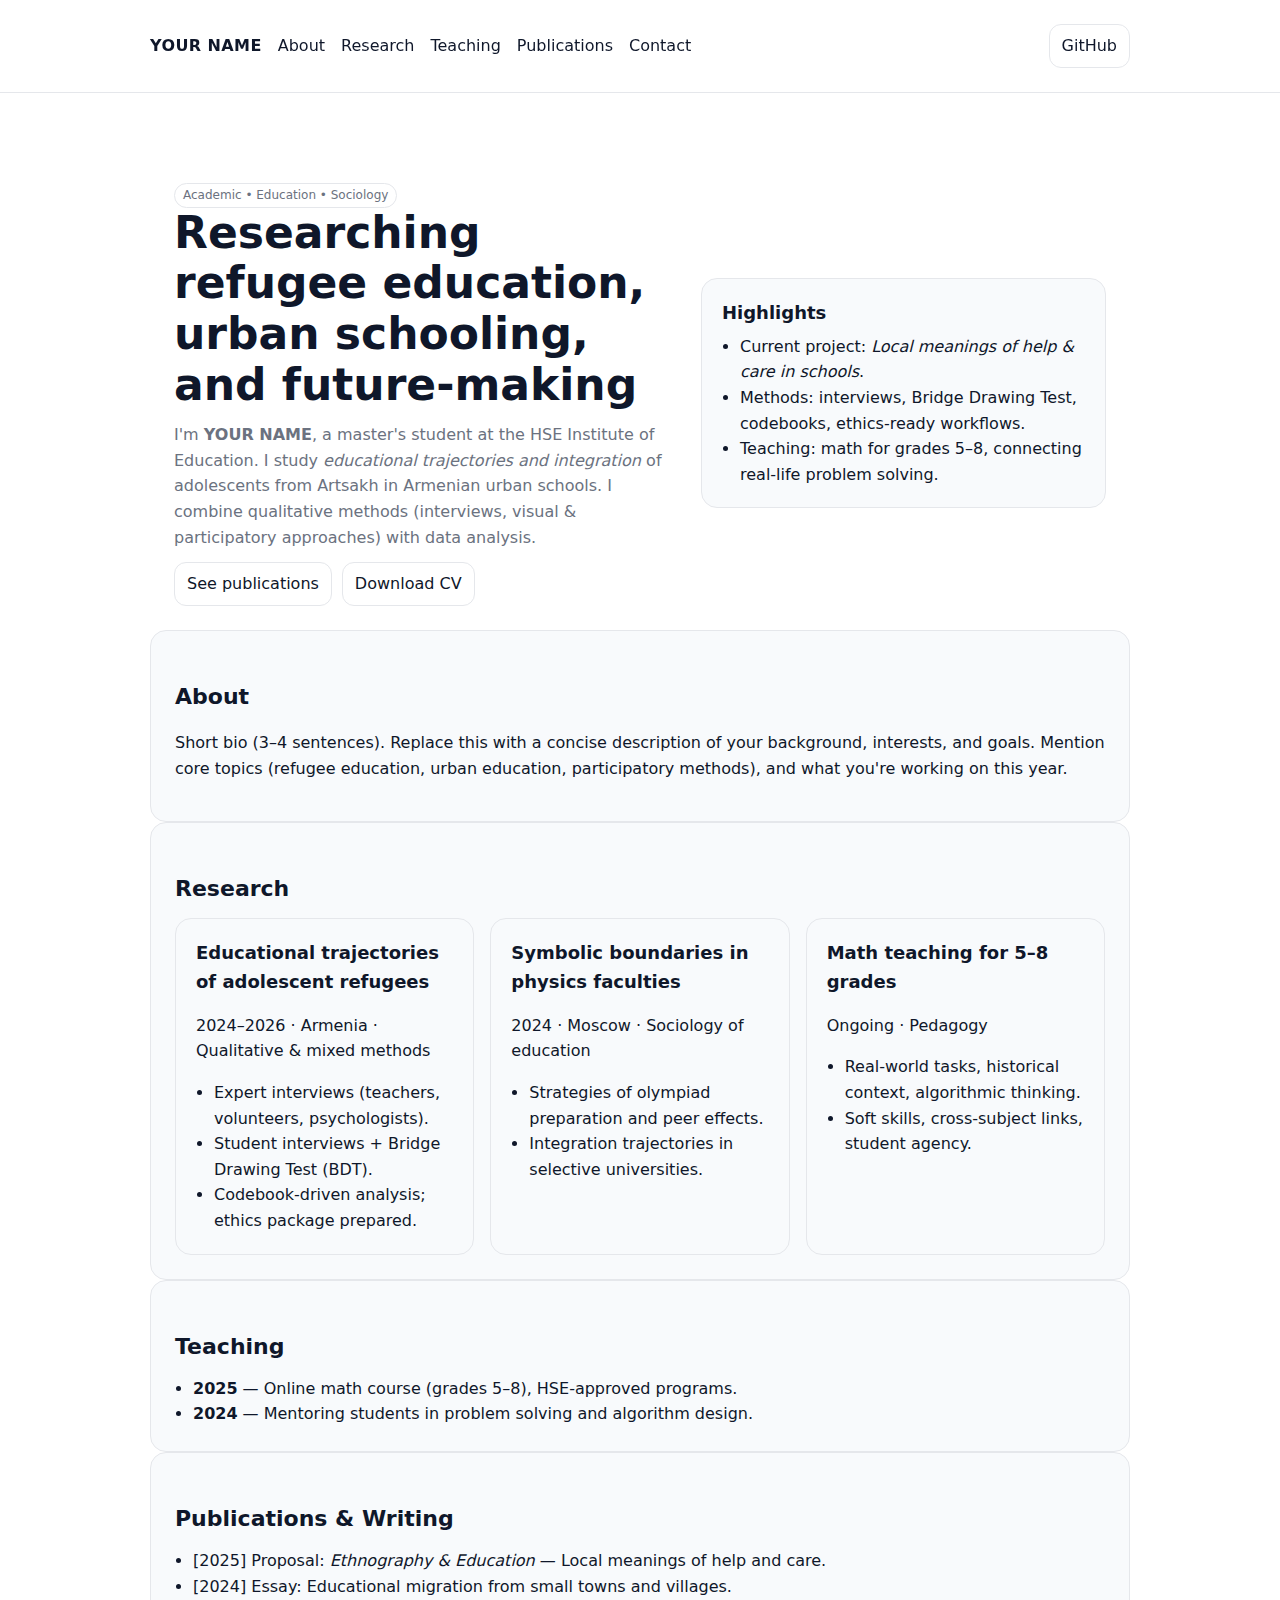
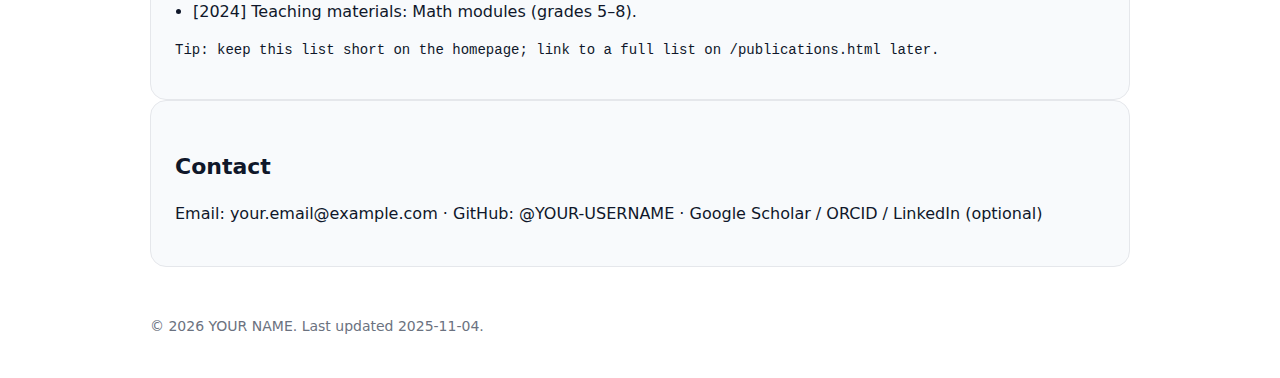
<file: index.html>
<!doctype html>
<html lang="en">
<head>
  <meta charset="utf-8" />
  <meta name="viewport" content="width=device-width, initial-scale=1" />
  <title>YOUR NAME — Personal Site</title>
  <meta name="description" content="Academic profile, research, teaching, and publications" />
  <meta property="og:title" content="YOUR NAME — Personal Site" />
  <meta property="og:description" content="Academic profile, research, teaching, and publications" />
  <meta property="og:type" content="website" />
  <meta property="og:image" content="/assets/og-image.png" />
  <meta name="color-scheme" content="light dark" />
  <link rel="icon" href="data:image/svg+xml,<svg xmlns='http://www.w3.org/2000/svg' viewBox='0 0 100 100'><text y='0.9em' font-size='90'>📚</text></svg>">
  <style>
    :root {
      --bg: #0b0c10;
      --text: #e5e7eb;
      --muted: #9ca3af;
      --accent: #7c3aed;
      --card: #111317;
      --border: #1f2937;
    }
    @media (prefers-color-scheme: light) {
      :root { --bg:#ffffff; --text:#0f172a; --muted:#6b7280; --accent:#6d28d9; --card:#f8fafc; --border:#e5e7eb; }
    }
    html, body { height: 100%; }
    body { margin: 0; font: 16px/1.6 system-ui, -apple-system, Segoe UI, Roboto, Inter, "Noto Sans", "Helvetica Neue", Arial, "Apple Color Emoji", "Segoe UI Emoji"; background: var(--bg); color: var(--text); }
    .container { max-width: 980px; margin: 0 auto; padding: 24px; }
    header { position: sticky; top: 0; backdrop-filter: blur(8px); background: color-mix(in oklab, var(--bg) 80%, transparent); border-bottom: 1px solid var(--border); }
    nav { display: flex; align-items: center; gap: 16px; padding: 12px 24px; }
    .brand { font-weight: 700; letter-spacing: 0.4px; }
    .spacer { flex: 1; }
    a { color: var(--text); text-decoration: none; }
    a:hover { color: var(--accent); }
    .btn { border: 1px solid var(--border); padding: 8px 12px; border-radius: 12px; }
    .hero { padding: 64px 24px 24px; display: grid; grid-template-columns: 1.1fr 0.9fr; gap: 32px; align-items: center; }
    .hero h1 { font-size: clamp(28px, 4vw, 44px); line-height: 1.15; margin: 0 0 12px; }
    .hero p { color: var(--muted); margin: 0 0 12px; }
    .tag { display: inline-block; font-size: 12px; padding: 2px 8px; border: 1px solid var(--border); border-radius: 999px; color: var(--muted); }
    .card { background: var(--card); border: 1px solid var(--border); border-radius: 16px; padding: 20px; }
    .grid { display: grid; grid-template-columns: repeat(3, 1fr); gap: 16px; }
    h2 { font-size: 22px; margin: 24px 0 12px; }
    h3 { font-size: 18px; margin: 0 0 6px; }
    ul { margin: 0; padding-left: 18px; }
    footer { margin: 48px 0 16px; color: var(--muted); font-size: 14px; }
    .section { padding: 24px; border: 1px solid var(--border); border-radius: 16px; background: var(--card); }
    .inline { display: inline-flex; align-items: center; gap: 10px; flex-wrap: wrap; }
    .mono { font-family: ui-monospace, SFMono-Regular, Menlo, Monaco, Consolas, "Liberation Mono", "Courier New", monospace; font-size: 14px; }
    @media (max-width: 900px) { .hero { grid-template-columns: 1fr; } .grid { grid-template-columns: 1fr; } nav { flex-wrap: wrap; } }
  </style>
</head>
<body>
  <header>
    <nav class="container">
      <a class="brand" href="#">YOUR NAME</a>
      <a href="#about">About</a>
      <a href="#research">Research</a>
      <a href="#teaching">Teaching</a>
      <a href="#publications">Publications</a>
      <a href="#contact" class="spacer">Contact</a>
      <a class="btn" href="https://github.com/YOUR-USERNAME" target="_blank" rel="noopener">GitHub</a>
    </nav>
  </header>

  <main class="container">
    <section class="hero">
      <div>
        <span class="tag">Academic • Education • Sociology</span>
        <h1>Researching refugee education, urban schooling, and future-making</h1>
        <p>I'm <strong>YOUR NAME</strong>, a master's student at the HSE Institute of Education. I study <em>educational trajectories and integration</em> of adolescents from Artsakh in Armenian urban schools. I combine qualitative methods (interviews, visual & participatory approaches) with data analysis.</p>
        <div class="inline">
          <a class="btn" href="#publications">See publications</a>
          <a class="btn" href="/cv.pdf">Download CV</a>
        </div>
      </div>
      <div class="card">
        <h3>Highlights</h3>
        <ul>
          <li>Current project: <em>Local meanings of help & care in schools</em>.</li>
          <li>Methods: interviews, Bridge Drawing Test, codebooks, ethics-ready workflows.</li>
          <li>Teaching: math for grades 5–8, connecting real-life problem solving.</li>
        </ul>
      </div>
    </section>

    <section id="about" class="section">
      <h2>About</h2>
      <p>Short bio (3–4 sentences). Replace this with a concise description of your background, interests, and goals. Mention core topics (refugee education, urban education, participatory methods), and what you're working on this year.</p>
    </section>

    <section id="research" class="section">
      <h2>Research</h2>
      <div class="grid">
        <article class="card">
          <h3>Educational trajectories of adolescent refugees</h3>
          <p class="muted">2024–2026 · Armenia · Qualitative & mixed methods</p>
          <ul>
            <li>Expert interviews (teachers, volunteers, psychologists).</li>
            <li>Student interviews + Bridge Drawing Test (BDT).</li>
            <li>Codebook-driven analysis; ethics package prepared.</li>
          </ul>
        </article>
        <article class="card">
          <h3>Symbolic boundaries in physics faculties</h3>
          <p class="muted">2024 · Moscow · Sociology of education</p>
          <ul>
            <li>Strategies of olympiad preparation and peer effects.</li>
            <li>Integration trajectories in selective universities.</li>
          </ul>
        </article>
        <article class="card">
          <h3>Math teaching for 5–8 grades</h3>
          <p class="muted">Ongoing · Pedagogy</p>
          <ul>
            <li>Real-world tasks, historical context, algorithmic thinking.</li>
            <li>Soft skills, cross-subject links, student agency.</li>
          </ul>
        </article>
      </div>
    </section>

    <section id="teaching" class="section">
      <h2>Teaching</h2>
      <ul>
        <li><strong>2025</strong> — Online math course (grades 5–8), HSE-approved programs.</li>
        <li><strong>2024</strong> — Mentoring students in problem solving and algorithm design.</li>
      </ul>
    </section>

    <section id="publications" class="section">
      <h2>Publications & Writing</h2>
      <ul>
        <li>[2025] Proposal: <em>Ethnography & Education</em> — Local meanings of help and care.</li>
        <li>[2024] Essay: Educational migration from small towns and villages.</li>
        <li>[2024] Teaching materials: Math modules (grades 5–8).</li>
      </ul>
      <p class="mono">Tip: keep this list short on the homepage; link to a full list on /publications.html later.</p>
    </section>

    <section id="contact" class="section">
      <h2>Contact</h2>
      <p>Email: <a href="mailto:your.email@example.com">your.email@example.com</a> · 
         GitHub: <a href="https://github.com/YOUR-USERNAME" target="_blank" rel="noopener">@YOUR-USERNAME</a> · 
         Google Scholar / ORCID / LinkedIn (optional)</p>
    </section>

    <footer>
      <p>© <span id="year"></span> YOUR NAME. Last updated <time id="updated">2025‑11‑04</time>.</p>
    </footer>
  </main>

  <script>
    document.getElementById('year').textContent = new Date().getFullYear();
  </script>
</body>
</html>
</file>
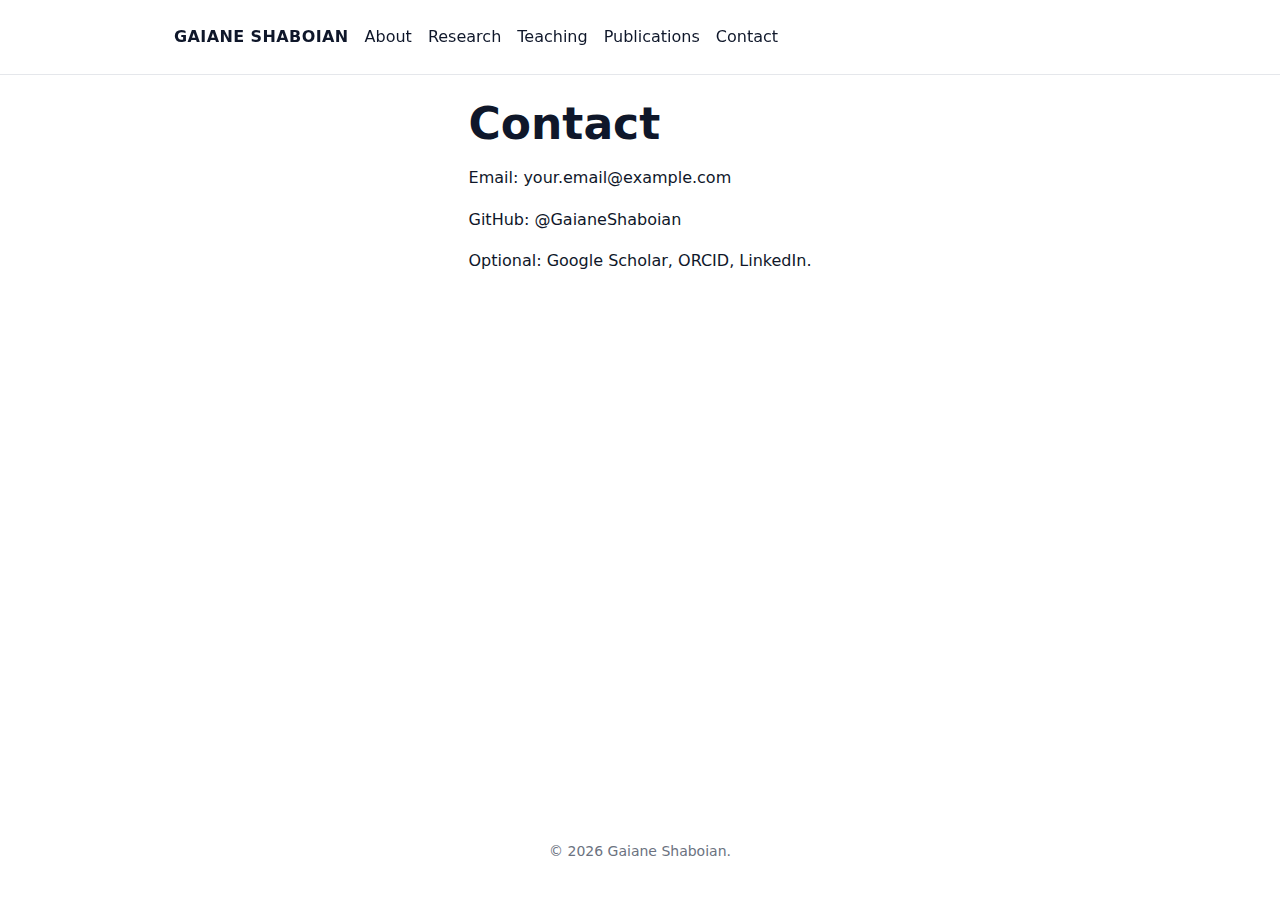
<file: contact.html>
<!doctype html><html lang="en"><head>
<meta charset="utf-8"><meta name="viewport" content="width=device-width,initial-scale=1">
<title>Contact — Gaiane Shaboian</title>
<link rel="stylesheet" href="/assets/style.css">
</head><body>
<header><nav class="container"><a class="brand" href="/index.html">GAIANE SHABOIAN</a><a href="/about.html">About</a><a href="/research.html">Research</a><a href="/teaching.html">Teaching</a><a href="/publications.html">Publications</a><a href="/contact.html" class="spacer">Contact</a><!--<a class="btn" href="https://github.com/GaianeShaboian" target="_blank" rel="noopener">GitHub</a>--></nav></header>
<main class="container">
  <h1>Contact</h1>
  <p>Email: <a href="mailto:your.email@example.com">your.email@example.com</a></p>
  <p>GitHub: <a href="https://github.com/GaianeShaboian" target="_blank" rel="noopener">@GaianeShaboian</a></p>
  <p>Optional: Google Scholar, ORCID, LinkedIn.</p>
</main>
<footer class="container"><p>© <span id="year"></span> Gaiane Shaboian.</p></footer>
<script>document.getElementById('year').textContent=new Date().getFullYear()</script>
</body></html>
</file>
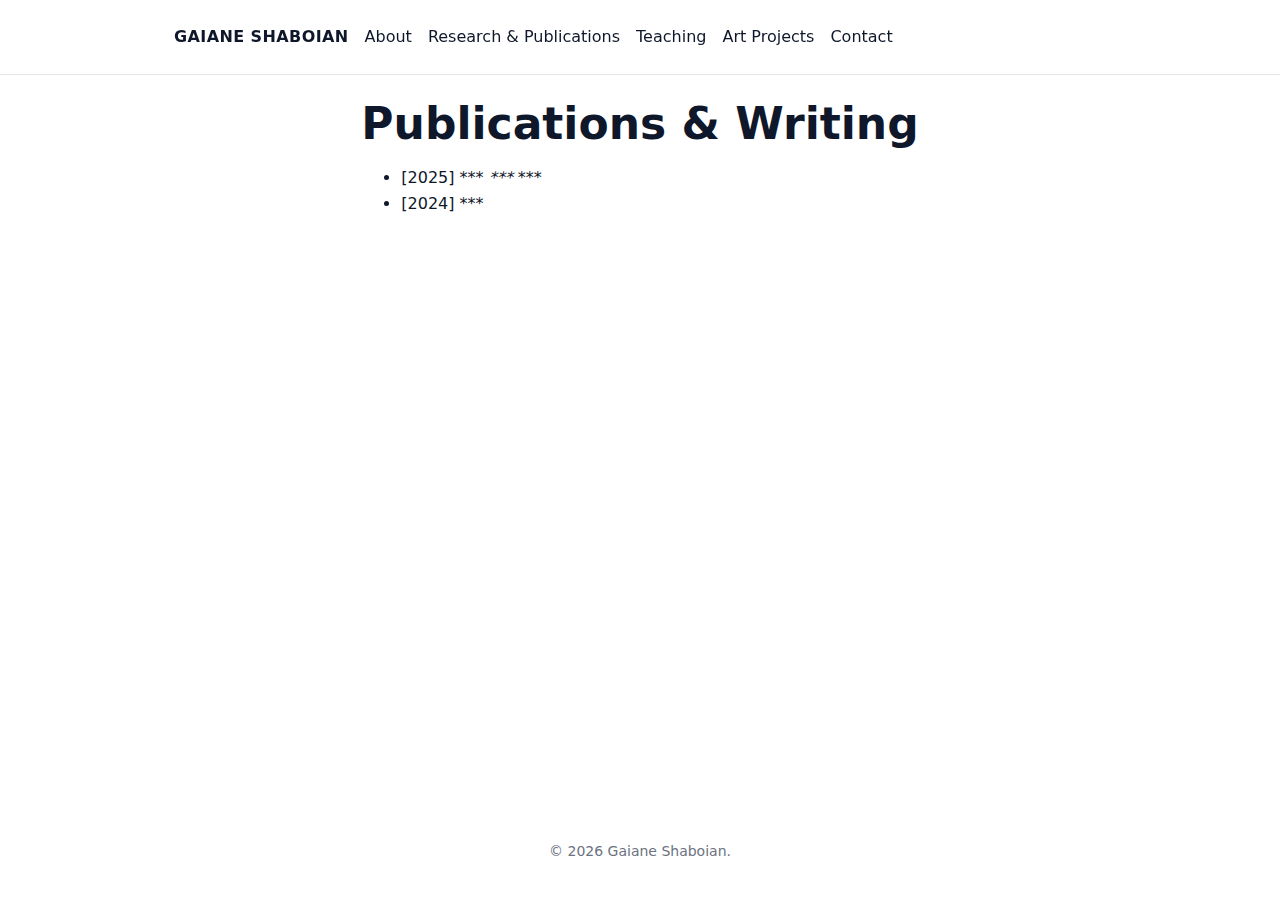
<file: publications.html>
<!doctype html><html lang="en"><head>
<meta charset="utf-8"><meta name="viewport" content="width=device-width,initial-scale=1">
<title>Publications — Gaiane Shaboian</title>
<link rel="stylesheet" href="/assets/style.css">
</head><body>
<header><nav class="container"><a class="brand" href="/index.html">GAIANE SHABOIAN</a><a href="/about.html">About</a><a href="/research.html">Research & Publications</a><a href="/teaching.html">Teaching</a><a href="/publications.html">Art Projects</a><a href="/contact.html" class="spacer">Contact</a><!--<a class="btn" href="https://github.com/GaianeShaboian" target="_blank" rel="noopener">GitHub</a>--></nav></header>
<main class="container">
  <h1>Publications & Writing</h1>
  <ul>
    <li>[2025] *** <em>***</em> ***</li>
    <li>[2024] ***</li>
  </ul>
</main>
<footer class="container"><p>© <span id="year"></span> Gaiane Shaboian.</p></footer>
<script>document.getElementById('year').textContent=new Date().getFullYear()</script>
</body></html>
</file>
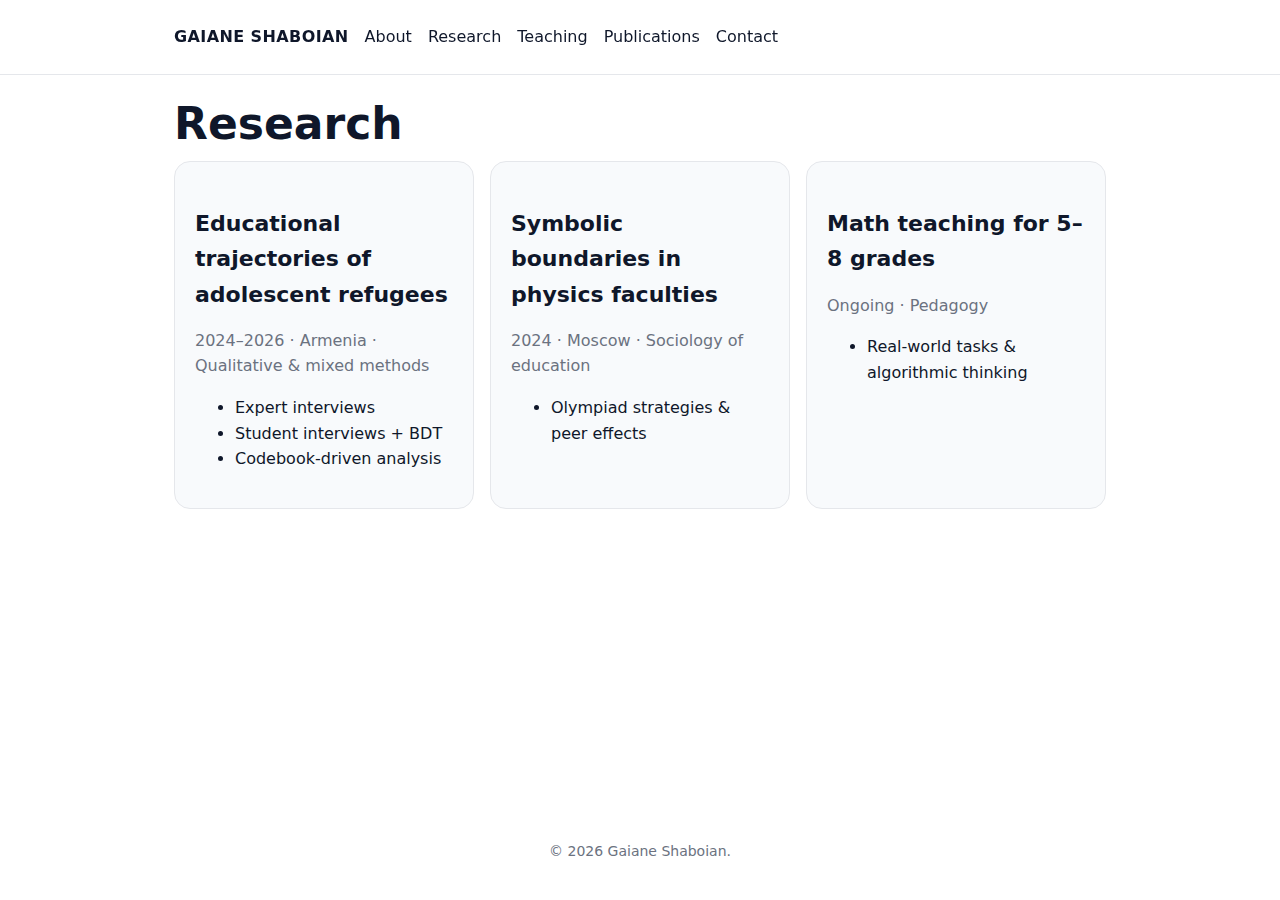
<file: research.html>
<!doctype html><html lang="en"><head>
<meta charset="utf-8"><meta name="viewport" content="width=device-width,initial-scale=1">
<title>Research — Gaiane Shaboian</title>
<link rel="stylesheet" href="/assets/style.css">
</head><body>
<header><nav class="container"><a class="brand" href="/index.html">GAIANE SHABOIAN</a><a href="/about.html">About</a><a href="/research.html">Research</a><a href="/teaching.html">Teaching</a><a href="/publications.html">Publications</a><a href="/contact.html" class="spacer">Contact</a><!--<a class="btn" href="https://github.com/GaianeShaboian" target="_blank" rel="noopener">GitHub</a>--></nav></header>
<main class="container">
  <h1>Research</h1>
  <div class="grid grid-3">
    <article class="card">
      <h2>Educational trajectories of adolescent refugees</h2>
      <p class="muted">2024–2026 · Armenia · Qualitative & mixed methods</p>
      <ul><li>Expert interviews</li><li>Student interviews + BDT</li><li>Codebook-driven analysis</li></ul>
    </article>
    <article class="card">
      <h2>Symbolic boundaries in physics faculties</h2>
      <p class="muted">2024 · Moscow · Sociology of education</p>
      <ul><li>Olympiad strategies & peer effects</li></ul>
    </article>
    <article class="card">
      <h2>Math teaching for 5–8 grades</h2>
      <p class="muted">Ongoing · Pedagogy</p>
      <ul><li>Real-world tasks & algorithmic thinking</li></ul>
    </article>
  </div>
</main>
<footer class="container"><p>© <span id="year"></span> Gaiane Shaboian.</p></footer>
<script>document.getElementById('year').textContent=new Date().getFullYear()</script>
</body></html>
</file>
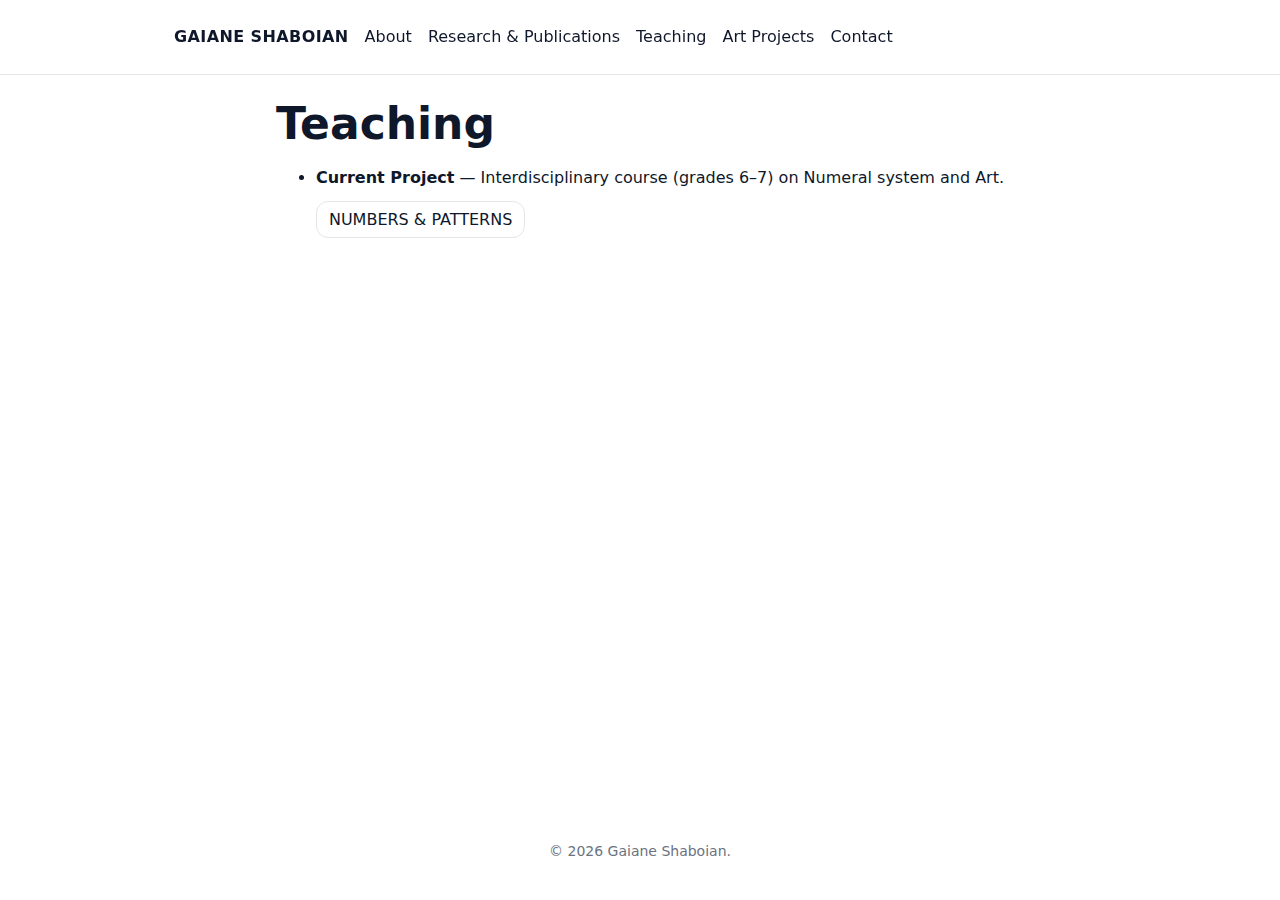
<file: teaching.html>
<!doctype html><html lang="en"><head>
<meta charset="utf-8"><meta name="viewport" content="width=device-width,initial-scale=1">
<title>Teaching — Gaiane Shaboian</title>
<link rel="stylesheet" href="/assets/style.css">
</head><body>
<header><nav class="container"><a class="brand" href="/index.html">GAIANE SHABOIAN</a><a href="/about.html">About</a><a href="/research.html">Research & Publications</a><a href="/teaching.html">Teaching</a><a href="/publications.html">Art Projects</a><a href="/contact.html" class="spacer">Contact</a><!--<a class="btn" href="https://github.com/GaianeShaboian" target="_blank" rel="noopener">GitHub</a>--></nav></header>
<main class="container">
  <h1>Teaching</h1>
  <ul>
    <li><strong>Current Project</strong> — Interdisciplinary course (grades 6–7) on Numeral system and Art.</li>
       <p>
        <a class="btn" href="https://drive.google.com/file/d/1AZeDY8uTAYtn2eh4lGZR7FBd3MI7HuIH/view?usp=sharing">NUMBERS & PATTERNS</a>
      </p>
  </ul>
</main>
<footer class="container"><p>© <span id="year"></span> Gaiane Shaboian.</p></footer>
<script>document.getElementById('year').textContent=new Date().getFullYear()</script>
</body></html>
</file>
<file: assets/style.css>
:root{
  --bg:#0b0c10; --text:#e5e7eb; --muted:#9ca3af; --accent:#7c3aed; --card:#111317; --border:#1f2937
}
@media (prefers-color-scheme: light){
  :root{--bg:#fff; --text:#0f172a; --muted:#6b7280; --accent:#6d28d9; --card:#f8fafc; --border:#e5e7eb}
}
*{box-sizing:border-box} html,body{height:100%}
body{margin:0; font:16px/1.6 system-ui, -apple-system, Segoe UI, Roboto, Inter, "Noto Sans", Arial; background:var(--bg); color:var(--text)}
.container{max-width:980px; margin:0 auto; padding:24px}
header{position:sticky; top:0; backdrop-filter:blur(8px); background:color-mix(in oklab, var(--bg) 80%, transparent); border-bottom:1px solid var(--border)}
nav{display:flex; align-items:center; gap:16px; padding:12px 24px}
.brand{font-weight:700; letter-spacing:.4px}
.spacer{flex:1}
a{color:var(--text); text-decoration:none}
a:hover{color:var(--accent)}
.btn{border:1px solid var(--border); padding:8px 12px; border-radius:12px}
main{padding-block:32px}
h1{font-size:clamp(28px,4vw,44px); line-height:1.15; margin:0 0 12px}
h2{font-size:22px; margin:24px 0 12px}
.card{background:var(--card); border:1px solid var(--border); border-radius:16px; padding:20px}
.grid{display:grid; gap:16px}
@media (min-width:900px){ .grid-3{grid-template-columns:repeat(3,1fr)} }
footer{margin:48px 0 16px; color:var(--muted); font-size:14px}
.muted{color:var(--muted)}
.tag{display:inline-block; font-size:12px; padding:2px 8px; border:1px solid var(--border); border-radius:999px; color:var(--muted)}
html, body {
  height: 100%;
  display: flex;
  flex-direction: column;
}

main {
  flex: 1;
}
</file>
